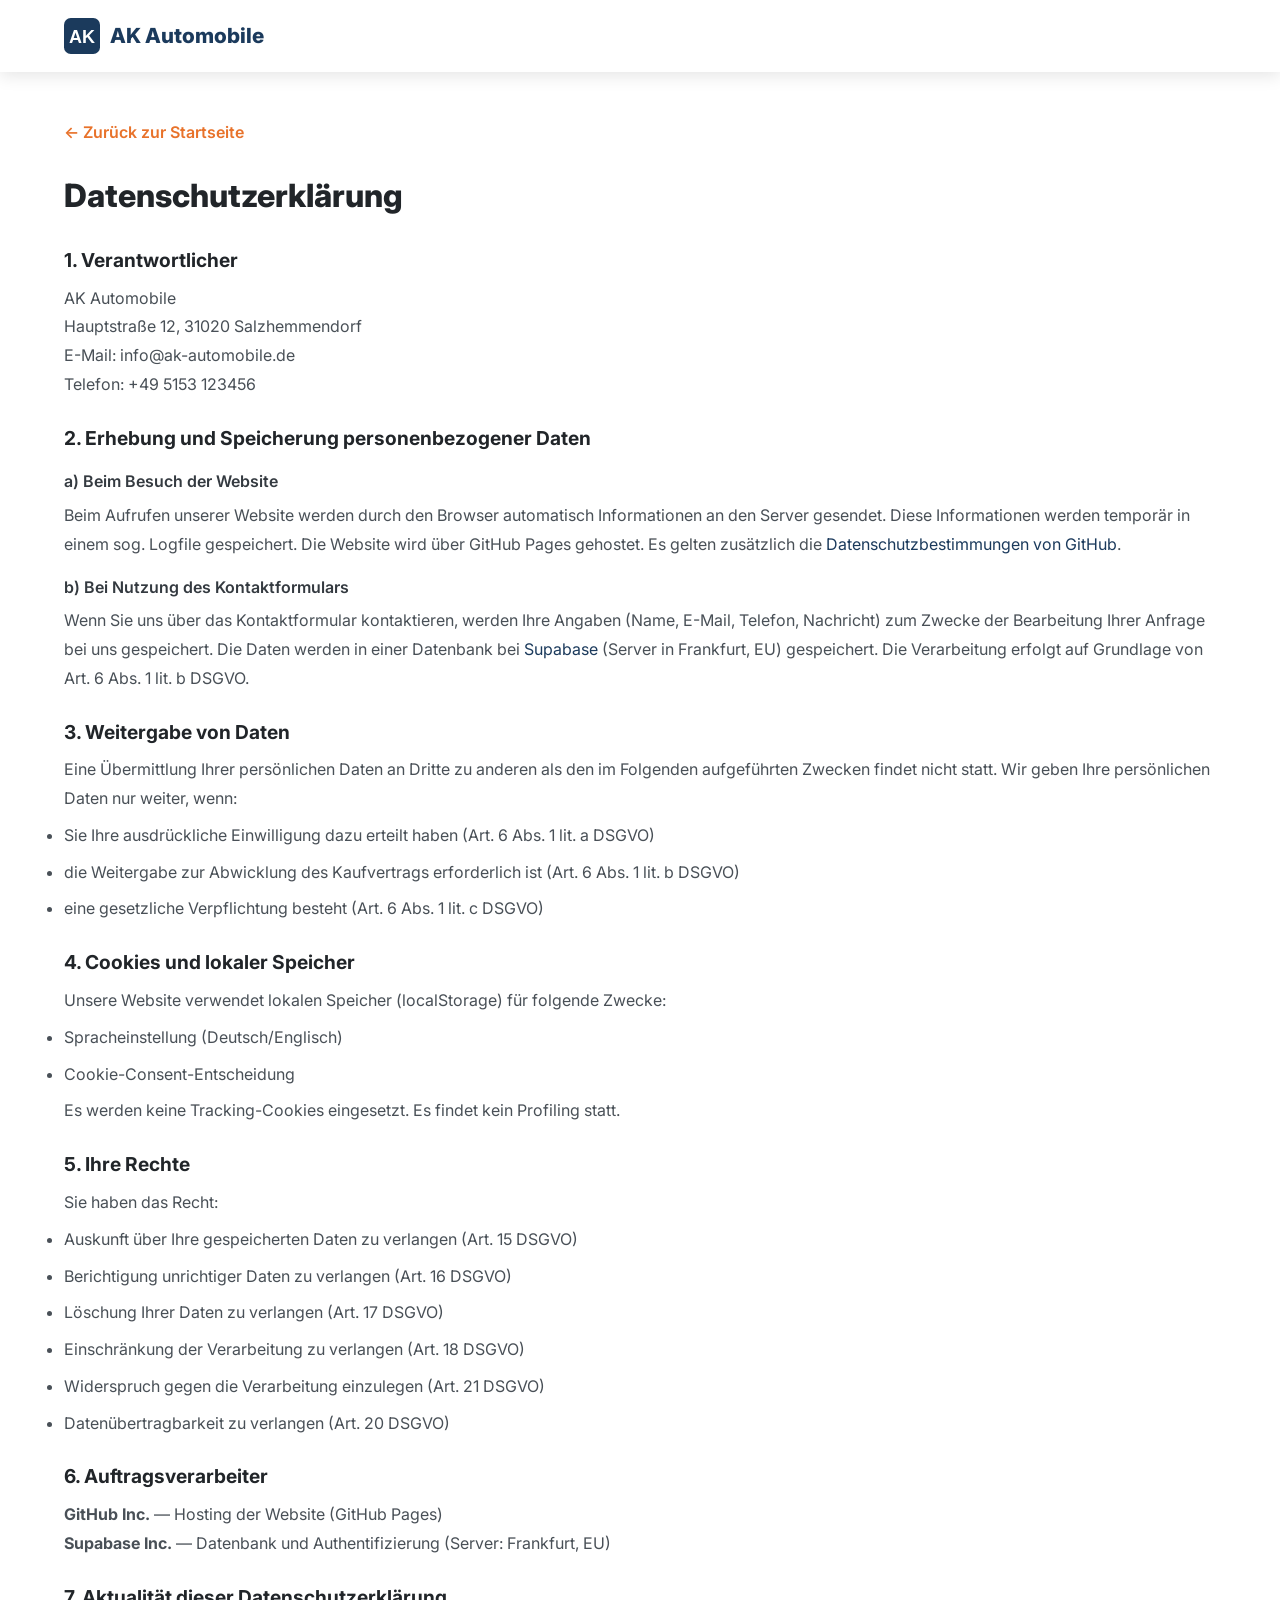
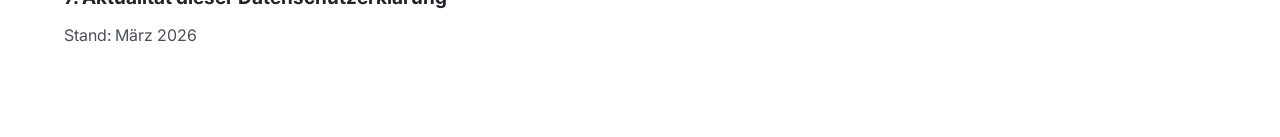
<file: datenschutz.html>
<!DOCTYPE html>
<html lang="de">
<head>
  <meta charset="UTF-8">
  <meta name="viewport" content="width=device-width, initial-scale=1.0">
  <title>Datenschutzerklärung — AK Automobile</title>
  <meta name="robots" content="noindex">
  <link rel="icon" type="image/svg+xml" href="favicon.svg">
  <link rel="preconnect" href="https://fonts.googleapis.com">
  <link rel="preconnect" href="https://fonts.gstatic.com" crossorigin>
  <link href="https://fonts.googleapis.com/css2?family=Inter:wght@400;500;600;700;800&display=swap" rel="stylesheet">
  <link rel="stylesheet" href="css/styles.css">
  <style>
    .legal-page { padding: 120px 0 80px; min-height: 100vh; }
    .legal-page h1 { font-size: 2rem; font-weight: 800; margin-bottom: 24px; color: var(--gray-900); }
    .legal-page h2 { font-size: 1.2rem; font-weight: 700; margin: 24px 0 8px; color: var(--gray-900); }
    .legal-page h3 { font-size: 1rem; font-weight: 600; margin: 16px 0 6px; color: var(--gray-800); }
    .legal-page p, .legal-page li { color: var(--gray-700); line-height: 1.8; margin-bottom: 8px; }
    .legal-back { display: inline-flex; align-items: center; gap: 6px; margin-bottom: 24px; color: var(--accent); font-weight: 600; }
  </style>
</head>
<body>
  <nav class="navbar scrolled" style="box-shadow: var(--shadow-md);">
    <div class="nav-container">
      <a href="index.html" class="nav-logo">
        <img src="favicon.svg" alt="" width="36" height="36">
        AK Automobile
      </a>
    </div>
  </nav>

  <main class="legal-page">
    <div class="container">
      <a href="index.html" class="legal-back">&larr; Zurück zur Startseite</a>

      <h1>Datenschutzerklärung</h1>

      <h2>1. Verantwortlicher</h2>
      <p>
        AK Automobile<br>
        Hauptstraße 12, 31020 Salzhemmendorf<br>
        E-Mail: info@ak-automobile.de<br>
        Telefon: +49 5153 123456
      </p>

      <h2>2. Erhebung und Speicherung personenbezogener Daten</h2>

      <h3>a) Beim Besuch der Website</h3>
      <p>
        Beim Aufrufen unserer Website werden durch den Browser automatisch Informationen
        an den Server gesendet. Diese Informationen werden temporär in einem sog. Logfile
        gespeichert. Die Website wird über GitHub Pages gehostet. Es gelten zusätzlich die
        <a href="https://docs.github.com/de/site-policy/privacy-policies/github-general-privacy-statement" target="_blank">Datenschutzbestimmungen von GitHub</a>.
      </p>

      <h3>b) Bei Nutzung des Kontaktformulars</h3>
      <p>
        Wenn Sie uns über das Kontaktformular kontaktieren, werden Ihre Angaben
        (Name, E-Mail, Telefon, Nachricht) zum Zwecke der Bearbeitung Ihrer Anfrage
        bei uns gespeichert. Die Daten werden in einer Datenbank bei
        <a href="https://supabase.com/privacy" target="_blank">Supabase</a> (Server in Frankfurt, EU)
        gespeichert. Die Verarbeitung erfolgt auf Grundlage von Art. 6 Abs. 1 lit. b DSGVO.
      </p>

      <h2>3. Weitergabe von Daten</h2>
      <p>
        Eine Übermittlung Ihrer persönlichen Daten an Dritte zu anderen als den im Folgenden
        aufgeführten Zwecken findet nicht statt. Wir geben Ihre persönlichen Daten nur weiter, wenn:
      </p>
      <ul>
        <li>Sie Ihre ausdrückliche Einwilligung dazu erteilt haben (Art. 6 Abs. 1 lit. a DSGVO)</li>
        <li>die Weitergabe zur Abwicklung des Kaufvertrags erforderlich ist (Art. 6 Abs. 1 lit. b DSGVO)</li>
        <li>eine gesetzliche Verpflichtung besteht (Art. 6 Abs. 1 lit. c DSGVO)</li>
      </ul>

      <h2>4. Cookies und lokaler Speicher</h2>
      <p>
        Unsere Website verwendet lokalen Speicher (localStorage) für folgende Zwecke:
      </p>
      <ul>
        <li>Spracheinstellung (Deutsch/Englisch)</li>
        <li>Cookie-Consent-Entscheidung</li>
      </ul>
      <p>
        Es werden keine Tracking-Cookies eingesetzt. Es findet kein Profiling statt.
      </p>

      <h2>5. Ihre Rechte</h2>
      <p>Sie haben das Recht:</p>
      <ul>
        <li>Auskunft über Ihre gespeicherten Daten zu verlangen (Art. 15 DSGVO)</li>
        <li>Berichtigung unrichtiger Daten zu verlangen (Art. 16 DSGVO)</li>
        <li>Löschung Ihrer Daten zu verlangen (Art. 17 DSGVO)</li>
        <li>Einschränkung der Verarbeitung zu verlangen (Art. 18 DSGVO)</li>
        <li>Widerspruch gegen die Verarbeitung einzulegen (Art. 21 DSGVO)</li>
        <li>Datenübertragbarkeit zu verlangen (Art. 20 DSGVO)</li>
      </ul>

      <h2>6. Auftragsverarbeiter</h2>
      <p>
        <strong>GitHub Inc.</strong> — Hosting der Website (GitHub Pages)<br>
        <strong>Supabase Inc.</strong> — Datenbank und Authentifizierung (Server: Frankfurt, EU)
      </p>

      <h2>7. Aktualität dieser Datenschutzerklärung</h2>
      <p>Stand: März 2026</p>
    </div>
  </main>
</body>
</html>
</file>
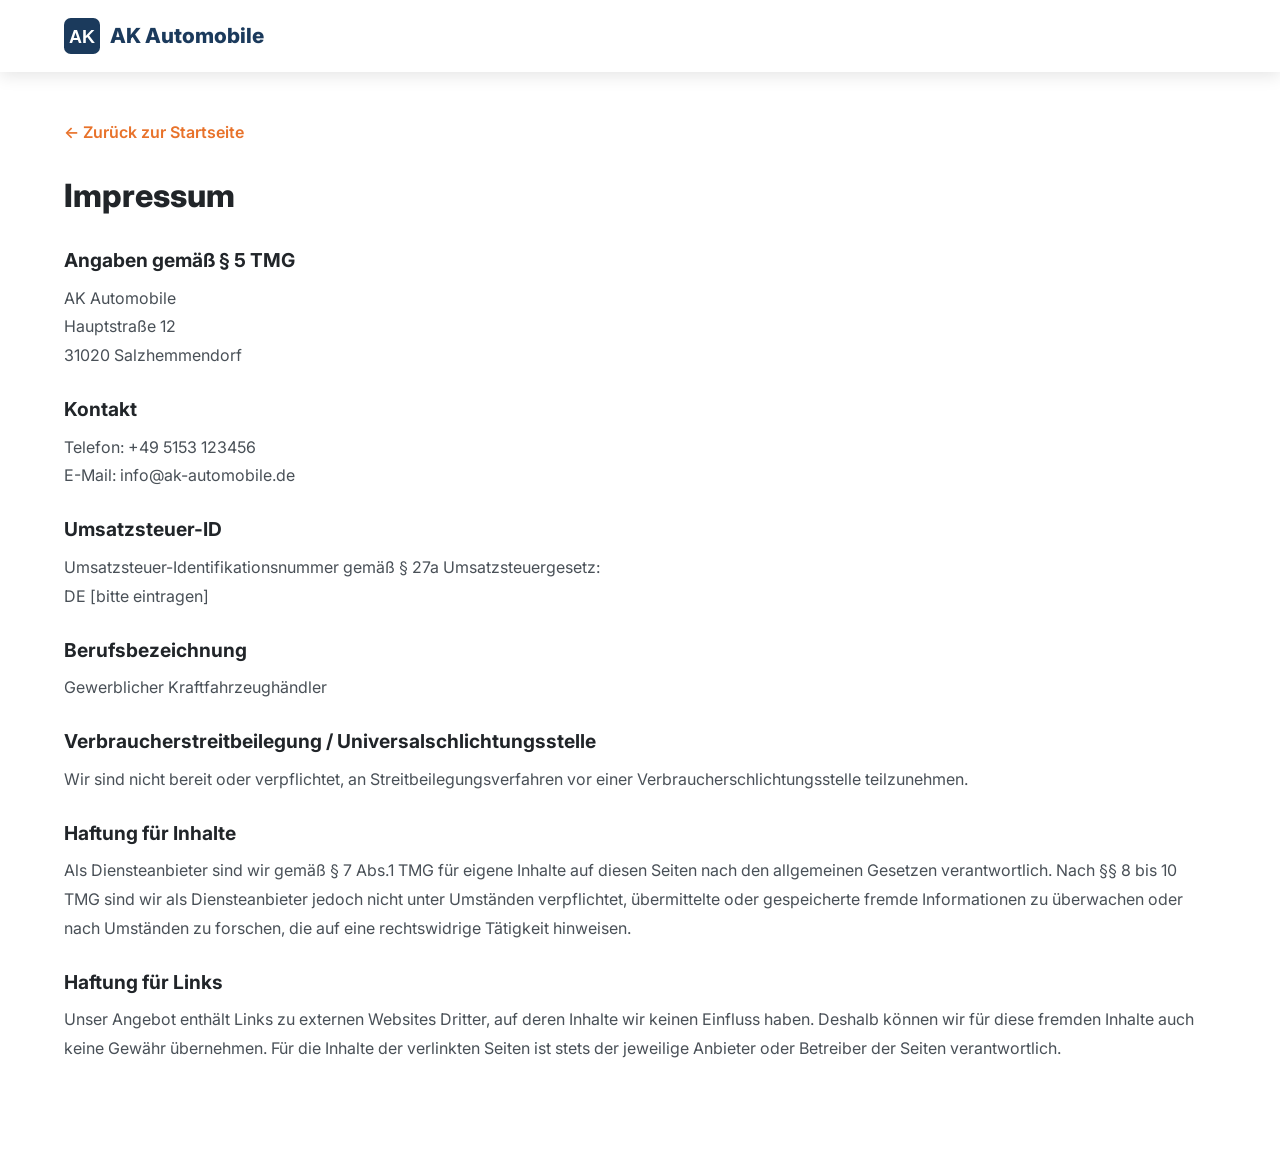
<file: impressum.html>
<!DOCTYPE html>
<html lang="de">
<head>
  <meta charset="UTF-8">
  <meta name="viewport" content="width=device-width, initial-scale=1.0">
  <title>Impressum — AK Automobile</title>
  <meta name="robots" content="noindex">
  <link rel="icon" type="image/svg+xml" href="favicon.svg">
  <link rel="preconnect" href="https://fonts.googleapis.com">
  <link rel="preconnect" href="https://fonts.gstatic.com" crossorigin>
  <link href="https://fonts.googleapis.com/css2?family=Inter:wght@400;500;600;700;800&display=swap" rel="stylesheet">
  <link rel="stylesheet" href="css/styles.css">
  <style>
    .legal-page { padding: 120px 0 80px; min-height: 100vh; }
    .legal-page h1 { font-size: 2rem; font-weight: 800; margin-bottom: 24px; color: var(--gray-900); }
    .legal-page h2 { font-size: 1.2rem; font-weight: 700; margin: 24px 0 8px; color: var(--gray-900); }
    .legal-page p, .legal-page li { color: var(--gray-700); line-height: 1.8; margin-bottom: 8px; }
    .legal-back { display: inline-flex; align-items: center; gap: 6px; margin-bottom: 24px; color: var(--accent); font-weight: 600; }
  </style>
</head>
<body>
  <nav class="navbar scrolled" style="box-shadow: var(--shadow-md);">
    <div class="nav-container">
      <a href="index.html" class="nav-logo">
        <img src="favicon.svg" alt="" width="36" height="36">
        AK Automobile
      </a>
    </div>
  </nav>

  <main class="legal-page">
    <div class="container">
      <a href="index.html" class="legal-back">&larr; Zurück zur Startseite</a>

      <h1>Impressum</h1>

      <h2>Angaben gemäß § 5 TMG</h2>
      <p>
        AK Automobile<br>
        Hauptstraße 12<br>
        31020 Salzhemmendorf
      </p>

      <h2>Kontakt</h2>
      <p>
        Telefon: +49 5153 123456<br>
        E-Mail: info@ak-automobile.de
      </p>

      <h2>Umsatzsteuer-ID</h2>
      <p>
        Umsatzsteuer-Identifikationsnummer gemäß § 27a Umsatzsteuergesetz:<br>
        DE [bitte eintragen]
      </p>

      <h2>Berufsbezeichnung</h2>
      <p>Gewerblicher Kraftfahrzeughändler</p>

      <h2>Verbraucherstreitbeilegung / Universalschlichtungsstelle</h2>
      <p>
        Wir sind nicht bereit oder verpflichtet, an Streitbeilegungsverfahren
        vor einer Verbraucherschlichtungsstelle teilzunehmen.
      </p>

      <h2>Haftung für Inhalte</h2>
      <p>
        Als Diensteanbieter sind wir gemäß § 7 Abs.1 TMG für eigene Inhalte auf diesen
        Seiten nach den allgemeinen Gesetzen verantwortlich. Nach §§ 8 bis 10 TMG sind wir
        als Diensteanbieter jedoch nicht unter Umständen verpflichtet, übermittelte oder
        gespeicherte fremde Informationen zu überwachen oder nach Umständen zu forschen,
        die auf eine rechtswidrige Tätigkeit hinweisen.
      </p>

      <h2>Haftung für Links</h2>
      <p>
        Unser Angebot enthält Links zu externen Websites Dritter, auf deren Inhalte wir
        keinen Einfluss haben. Deshalb können wir für diese fremden Inhalte auch keine
        Gewähr übernehmen. Für die Inhalte der verlinkten Seiten ist stets der jeweilige
        Anbieter oder Betreiber der Seiten verantwortlich.
      </p>
    </div>
  </main>
</body>
</html>
</file>
<file: css/styles.css>
/* ==========================================================================
   AK Automobile — Used Car Dealer Platform
   Clean, trustworthy design system
   ========================================================================== */

/* ---------- CSS Custom Properties ---------- */
:root {
  --primary: #1B3A5C;
  --primary-light: #2A5580;
  --primary-dark: #112840;
  --accent: #E8722A;
  --accent-light: #F09050;
  --accent-dark: #C45E1E;
  --white: #FFFFFF;
  --gray-50: #F8F9FA;
  --gray-100: #F1F3F5;
  --gray-200: #E9ECEF;
  --gray-300: #DEE2E6;
  --gray-400: #CED4DA;
  --gray-500: #ADB5BD;
  --gray-600: #868E96;
  --gray-700: #495057;
  --gray-800: #343A40;
  --gray-900: #212529;
  --green: #2D9F4A;
  --red: #C0392B;

  --font-body: 'Inter', -apple-system, BlinkMacSystemFont, 'Segoe UI', sans-serif;

  --ease-out: cubic-bezier(0.16, 1, 0.3, 1);
  --ease-smooth: cubic-bezier(0.4, 0, 0.2, 1);

  --nav-height: 72px;
  --container-max: 1200px;
  --radius: 12px;
  --radius-sm: 8px;
  --shadow-sm: 0 1px 3px rgba(0,0,0,0.08);
  --shadow-md: 0 4px 16px rgba(0,0,0,0.1);
  --shadow-lg: 0 8px 32px rgba(0,0,0,0.12);
  --shadow-card: 0 2px 12px rgba(0,0,0,0.08);
}

/* ---------- Reset & Base ---------- */
*,
*::before,
*::after {
  margin: 0;
  padding: 0;
  box-sizing: border-box;
}

html {
  scroll-behavior: smooth;
  font-size: 16px;
  -webkit-font-smoothing: antialiased;
}

body {
  font-family: var(--font-body);
  background: var(--white);
  color: var(--gray-800);
  line-height: 1.6;
  overflow-x: hidden;
}

img {
  max-width: 100%;
  height: auto;
  display: block;
}

a {
  color: var(--primary);
  text-decoration: none;
  transition: color 0.2s ease;
}

a:hover {
  color: var(--accent);
}

/* ---------- Accessibility ---------- */
.skip-link {
  position: absolute;
  top: -100%;
  left: 16px;
  background: var(--primary);
  color: var(--white);
  padding: 8px 16px;
  border-radius: var(--radius-sm);
  z-index: 10000;
  font-weight: 600;
}

.skip-link:focus {
  top: 16px;
}

.sr-only {
  position: absolute;
  width: 1px;
  height: 1px;
  padding: 0;
  margin: -1px;
  overflow: hidden;
  clip: rect(0, 0, 0, 0);
  border: 0;
}

:focus-visible {
  outline: 3px solid var(--accent);
  outline-offset: 2px;
}

/* ---------- Utilities ---------- */
.container {
  max-width: var(--container-max);
  margin: 0 auto;
  padding: 0 24px;
}

.text-accent {
  color: var(--accent);
}

.section-tag {
  display: inline-block;
  font-size: 0.8rem;
  font-weight: 700;
  text-transform: uppercase;
  letter-spacing: 2px;
  color: var(--accent);
  margin-bottom: 8px;
}

.section-title {
  font-size: clamp(1.8rem, 4vw, 2.5rem);
  font-weight: 800;
  color: var(--gray-900);
  line-height: 1.2;
  margin-bottom: 12px;
}

.section-subtitle {
  font-size: 1.05rem;
  color: var(--gray-600);
  max-width: 600px;
}

.section-header {
  text-align: center;
  margin-bottom: 48px;
}

.section-header .section-subtitle {
  margin: 0 auto;
}

section {
  padding: 80px 0;
}

/* ---------- Buttons ---------- */
.btn {
  display: inline-flex;
  align-items: center;
  justify-content: center;
  padding: 12px 28px;
  border-radius: var(--radius-sm);
  font-size: 0.95rem;
  font-weight: 600;
  cursor: pointer;
  border: 2px solid transparent;
  transition: all 0.25s var(--ease-smooth);
  gap: 8px;
}

.btn-primary {
  background: var(--accent);
  color: var(--white);
  border-color: var(--accent);
}

.btn-primary:hover {
  background: var(--accent-dark);
  border-color: var(--accent-dark);
  color: var(--white);
  transform: translateY(-2px);
  box-shadow: 0 4px 12px rgba(232, 114, 42, 0.3);
}

.btn-outline {
  background: transparent;
  color: var(--primary);
  border-color: var(--primary);
}

.btn-outline:hover {
  background: var(--primary);
  color: var(--white);
  transform: translateY(-2px);
}

.btn-white {
  background: var(--white);
  color: var(--primary);
  border-color: var(--white);
}

.btn-white:hover {
  background: var(--gray-100);
  transform: translateY(-2px);
}

/* ---------- Scroll Animations ---------- */
.fade-up {
  opacity: 0;
  transform: translateY(24px);
  transition: opacity 0.6s var(--ease-out), transform 0.6s var(--ease-out);
}

.fade-up.visible {
  opacity: 1;
  transform: translateY(0);
}

@media (prefers-reduced-motion: reduce) {
  .fade-up {
    opacity: 1;
    transform: none;
    transition: none;
  }
}

/* ---------- Navigation ---------- */
.navbar {
  position: fixed;
  top: 0;
  left: 0;
  right: 0;
  height: var(--nav-height);
  z-index: 1000;
  background: rgba(255, 255, 255, 0.95);
  backdrop-filter: blur(12px);
  -webkit-backdrop-filter: blur(12px);
  transition: box-shadow 0.3s ease, background 0.3s ease;
}

.navbar.scrolled {
  box-shadow: var(--shadow-md);
}

.nav-container {
  max-width: var(--container-max);
  margin: 0 auto;
  padding: 0 24px;
  height: 100%;
  display: flex;
  align-items: center;
  justify-content: space-between;
}

.nav-logo {
  display: flex;
  align-items: center;
  gap: 10px;
  font-size: 1.3rem;
  font-weight: 800;
  color: var(--primary);
}

.nav-logo img {
  width: 36px;
  height: 36px;
}

.nav-links {
  display: flex;
  list-style: none;
  gap: 4px;
  align-items: center;
}

.nav-link {
  padding: 8px 14px;
  font-size: 0.9rem;
  font-weight: 500;
  color: var(--gray-700);
  border-radius: var(--radius-sm);
  transition: color 0.2s ease, background 0.2s ease;
}

.nav-link:hover,
.nav-link.active {
  color: var(--accent);
  background: rgba(232, 114, 42, 0.06);
}

.nav-actions {
  display: flex;
  align-items: center;
  gap: 8px;
}

.lang-toggle {
  padding: 6px 12px;
  font-size: 0.8rem;
  font-weight: 700;
  color: var(--primary);
  background: var(--gray-100);
  border: none;
  border-radius: var(--radius-sm);
  cursor: pointer;
  transition: background 0.2s ease;
}

.lang-toggle:hover {
  background: var(--gray-200);
}

.nav-toggle {
  display: none;
  flex-direction: column;
  gap: 5px;
  width: 28px;
  cursor: pointer;
  border: none;
  background: none;
  padding: 4px;
}

.nav-toggle span {
  display: block;
  width: 100%;
  height: 2px;
  background: var(--gray-800);
  border-radius: 2px;
  transition: transform 0.3s ease, opacity 0.3s ease;
}

.nav-toggle.active span:nth-child(1) {
  transform: translateY(7px) rotate(45deg);
}

.nav-toggle.active span:nth-child(2) {
  opacity: 0;
}

.nav-toggle.active span:nth-child(3) {
  transform: translateY(-7px) rotate(-45deg);
}

/* ---------- Hero ---------- */
.hero {
  position: relative;
  min-height: 85vh;
  display: flex;
  align-items: center;
  background: linear-gradient(135deg, var(--primary-dark) 0%, var(--primary) 50%, var(--primary-light) 100%);
  padding-top: var(--nav-height);
  overflow: hidden;
}

.hero::after {
  content: '';
  position: absolute;
  bottom: 0;
  left: 0;
  right: 0;
  height: 120px;
  background: linear-gradient(to top, var(--white), transparent);
  z-index: 2;
}

.hero-container {
  max-width: var(--container-max);
  margin: 0 auto;
  padding: 60px 24px;
  display: grid;
  grid-template-columns: 1fr 1fr;
  gap: 48px;
  align-items: center;
  position: relative;
  z-index: 3;
}

.hero-content {
  color: var(--white);
}

.hero-headline {
  font-size: clamp(2rem, 5vw, 3.2rem);
  font-weight: 800;
  line-height: 1.15;
  margin-bottom: 20px;
}

.hero-subline {
  font-size: 1.1rem;
  color: rgba(255, 255, 255, 0.85);
  margin-bottom: 32px;
  max-width: 480px;
  line-height: 1.6;
}

.hero-buttons {
  display: flex;
  gap: 16px;
  margin-bottom: 48px;
  flex-wrap: wrap;
}

.hero-stats {
  display: flex;
  gap: 40px;
}

.hero-stat {
  text-align: left;
}

.hero-stat-number {
  font-size: 2rem;
  font-weight: 800;
  color: var(--accent-light);
}

.hero-stat-label {
  font-size: 0.85rem;
  color: rgba(255, 255, 255, 0.7);
  margin-top: 2px;
}

.hero-image {
  position: relative;
}

.hero-image img {
  width: 100%;
  border-radius: var(--radius);
  box-shadow: 0 20px 60px rgba(0, 0, 0, 0.3);
}

/* ---------- About ---------- */
.about {
  background: var(--white);
}

.about-grid {
  display: grid;
  grid-template-columns: 1fr 1fr;
  gap: 64px;
  align-items: start;
}

.about-text p {
  color: var(--gray-700);
  margin-bottom: 16px;
  line-height: 1.7;
}

.about-values {
  display: grid;
  grid-template-columns: 1fr 1fr;
  gap: 20px;
  margin-top: 32px;
}

.about-value {
  display: flex;
  align-items: center;
  gap: 12px;
  padding: 16px;
  background: var(--gray-50);
  border-radius: var(--radius-sm);
  font-weight: 600;
  color: var(--gray-800);
  font-size: 0.95rem;
}

.about-value-icon {
  width: 40px;
  height: 40px;
  background: var(--accent);
  color: var(--white);
  border-radius: 50%;
  display: flex;
  align-items: center;
  justify-content: center;
  font-size: 1.1rem;
  flex-shrink: 0;
}

.about-image {
  position: relative;
}

.about-image img {
  width: 100%;
  border-radius: var(--radius);
  box-shadow: var(--shadow-lg);
}

.about-badge {
  position: absolute;
  bottom: -20px;
  right: -20px;
  background: var(--accent);
  color: var(--white);
  padding: 20px 24px;
  border-radius: var(--radius);
  text-align: center;
  box-shadow: var(--shadow-lg);
}

.about-badge-number {
  font-size: 2rem;
  font-weight: 800;
  display: block;
}

.about-badge-text {
  font-size: 0.8rem;
  text-transform: uppercase;
  letter-spacing: 1px;
  font-weight: 600;
}

/* ---------- Vehicles ---------- */
.vehicles {
  background: var(--gray-50);
}

.filter-bar {
  display: flex;
  justify-content: center;
  gap: 8px;
  margin-bottom: 40px;
  flex-wrap: wrap;
}

.filter-btn {
  padding: 8px 20px;
  font-size: 0.85rem;
  font-weight: 600;
  color: var(--gray-600);
  background: var(--white);
  border: 1px solid var(--gray-300);
  border-radius: 50px;
  cursor: pointer;
  transition: all 0.2s ease;
}

.filter-btn:hover {
  border-color: var(--accent);
  color: var(--accent);
}

.filter-btn.active {
  background: var(--accent);
  color: var(--white);
  border-color: var(--accent);
}

.vehicles-grid {
  display: grid;
  grid-template-columns: repeat(auto-fill, minmax(320px, 1fr));
  gap: 24px;
}

.vehicle-card {
  background: var(--white);
  border-radius: var(--radius);
  overflow: hidden;
  box-shadow: var(--shadow-card);
  transition: transform 0.3s var(--ease-smooth), box-shadow 0.3s var(--ease-smooth);
  cursor: pointer;
}

.vehicle-card:hover {
  transform: translateY(-4px);
  box-shadow: var(--shadow-lg);
}

.vehicle-card.hidden {
  display: none;
}

.vehicle-card-image {
  position: relative;
  height: 220px;
  overflow: hidden;
  background: var(--gray-200);
}

.vehicle-card-image img {
  width: 100%;
  height: 100%;
  object-fit: cover;
  transition: transform 0.4s var(--ease-smooth), opacity 0.4s ease;
  opacity: 0;
}

.vehicle-card-image img.loaded {
  opacity: 1;
}

.vehicle-card:hover .vehicle-card-image img {
  transform: scale(1.05);
}

.vehicle-badge {
  position: absolute;
  top: 12px;
  left: 12px;
  padding: 4px 12px;
  font-size: 0.75rem;
  font-weight: 700;
  color: var(--white);
  background: var(--accent);
  border-radius: 50px;
  text-transform: uppercase;
  letter-spacing: 0.5px;
}

.vehicle-card-body {
  padding: 20px;
}

.vehicle-card-brand {
  font-size: 0.8rem;
  color: var(--gray-500);
  text-transform: uppercase;
  letter-spacing: 0.5px;
  font-weight: 600;
}

.vehicle-card-name {
  font-size: 1.1rem;
  font-weight: 700;
  color: var(--gray-900);
  margin: 4px 0 12px;
}

.vehicle-card-specs {
  display: flex;
  gap: 16px;
  font-size: 0.82rem;
  color: var(--gray-600);
  margin-bottom: 16px;
  flex-wrap: wrap;
}

.vehicle-card-spec {
  display: flex;
  align-items: center;
  gap: 4px;
}

.vehicle-card-footer {
  display: flex;
  justify-content: space-between;
  align-items: center;
  padding-top: 16px;
  border-top: 1px solid var(--gray-200);
}

.vehicle-card-price {
  font-size: 1.3rem;
  font-weight: 800;
  color: var(--primary);
}

.vehicle-card-btn {
  padding: 8px 18px;
  font-size: 0.85rem;
  font-weight: 600;
  color: var(--accent);
  background: rgba(232, 114, 42, 0.08);
  border: none;
  border-radius: var(--radius-sm);
  cursor: pointer;
  transition: background 0.2s ease, color 0.2s ease;
}

.vehicle-card-btn:hover {
  background: var(--accent);
  color: var(--white);
}

/* ---------- Benefits ---------- */
.benefits {
  background: var(--white);
}

.benefits-grid {
  display: grid;
  grid-template-columns: repeat(3, 1fr);
  gap: 24px;
}

.benefit-card {
  padding: 32px 24px;
  background: var(--gray-50);
  border-radius: var(--radius);
  text-align: center;
  transition: transform 0.3s var(--ease-smooth), box-shadow 0.3s var(--ease-smooth);
}

.benefit-card:hover {
  transform: translateY(-4px);
  box-shadow: var(--shadow-md);
}

.benefit-icon {
  width: 56px;
  height: 56px;
  margin: 0 auto 16px;
  background: var(--accent);
  color: var(--white);
  border-radius: 50%;
  display: flex;
  align-items: center;
  justify-content: center;
  font-size: 1.5rem;
}

.benefit-title {
  font-size: 1.05rem;
  font-weight: 700;
  color: var(--gray-900);
  margin-bottom: 8px;
}

.benefit-desc {
  font-size: 0.9rem;
  color: var(--gray-600);
  line-height: 1.5;
}

/* ---------- Reviews ---------- */
.reviews {
  background: var(--gray-50);
}

.reviews-grid {
  display: grid;
  grid-template-columns: repeat(3, 1fr);
  gap: 24px;
}

.review-card {
  background: var(--white);
  padding: 32px;
  border-radius: var(--radius);
  box-shadow: var(--shadow-card);
  position: relative;
}

.review-stars {
  color: #F5A623;
  font-size: 1.1rem;
  margin-bottom: 16px;
  letter-spacing: 2px;
}

.review-text {
  font-size: 0.95rem;
  color: var(--gray-700);
  line-height: 1.6;
  margin-bottom: 20px;
  font-style: italic;
}

.review-author {
  display: flex;
  align-items: center;
  gap: 12px;
}

.review-avatar {
  width: 44px;
  height: 44px;
  border-radius: 50%;
  background: var(--primary);
  color: var(--white);
  display: flex;
  align-items: center;
  justify-content: center;
  font-weight: 700;
  font-size: 1rem;
}

.review-name {
  font-weight: 700;
  color: var(--gray-900);
  font-size: 0.95rem;
}

.review-car {
  font-size: 0.82rem;
  color: var(--gray-500);
}

/* ---------- Selling Section ---------- */
.selling {
  background: var(--primary);
  color: var(--white);
}

.selling .section-tag {
  color: var(--accent-light);
}

.selling .section-title {
  color: var(--white);
}

.selling .section-subtitle {
  color: rgba(255, 255, 255, 0.8);
}

.selling-text {
  text-align: center;
  max-width: 700px;
  margin: 0 auto 48px;
  color: rgba(255, 255, 255, 0.85);
  font-size: 1.05rem;
  line-height: 1.7;
}

.selling-steps {
  display: grid;
  grid-template-columns: repeat(3, 1fr);
  gap: 32px;
  margin-bottom: 48px;
}

.selling-step {
  text-align: center;
  padding: 24px;
}

.selling-step-icon {
  width: 64px;
  height: 64px;
  margin: 0 auto 16px;
  background: rgba(255, 255, 255, 0.12);
  border-radius: 50%;
  display: flex;
  align-items: center;
  justify-content: center;
  font-size: 1.8rem;
}

.selling-step-title {
  font-size: 1.05rem;
  font-weight: 700;
  margin-bottom: 8px;
}

.selling-step-desc {
  font-size: 0.9rem;
  color: rgba(255, 255, 255, 0.75);
  line-height: 1.5;
}

.selling-cta {
  text-align: center;
}

/* ---------- Contact ---------- */
.contact {
  background: var(--white);
}

.contact-grid {
  display: grid;
  grid-template-columns: 1fr 1.2fr;
  gap: 48px;
}

.contact-info-card {
  display: flex;
  align-items: flex-start;
  gap: 16px;
  margin-bottom: 24px;
}

.contact-info-icon {
  width: 44px;
  height: 44px;
  background: var(--accent);
  color: var(--white);
  border-radius: 50%;
  display: flex;
  align-items: center;
  justify-content: center;
  font-size: 1.1rem;
  flex-shrink: 0;
}

.contact-info-label {
  font-size: 0.82rem;
  color: var(--gray-500);
  text-transform: uppercase;
  letter-spacing: 0.5px;
  font-weight: 600;
}

.contact-info-value {
  font-size: 0.95rem;
  color: var(--gray-800);
  margin-top: 2px;
  font-weight: 500;
}

.contact-map {
  margin-top: 32px;
  border-radius: var(--radius);
  overflow: hidden;
  box-shadow: var(--shadow-sm);
}

.contact-map iframe {
  width: 100%;
  height: 220px;
  border: none;
}

/* ---------- Form ---------- */
.form-group {
  margin-bottom: 20px;
}

.form-label {
  display: block;
  font-size: 0.85rem;
  font-weight: 600;
  color: var(--gray-700);
  margin-bottom: 6px;
}

.form-input {
  width: 100%;
  padding: 12px 16px;
  font-size: 0.95rem;
  font-family: inherit;
  color: var(--gray-800);
  background: var(--gray-50);
  border: 1.5px solid var(--gray-300);
  border-radius: var(--radius-sm);
  transition: border-color 0.2s ease, box-shadow 0.2s ease;
}

.form-input:focus {
  outline: none;
  border-color: var(--accent);
  box-shadow: 0 0 0 3px rgba(232, 114, 42, 0.12);
}

.form-input::placeholder {
  color: var(--gray-500);
}

textarea.form-input {
  resize: vertical;
  min-height: 100px;
}

.form-row {
  display: grid;
  grid-template-columns: 1fr 1fr;
  gap: 16px;
}

.form-disclaimer {
  font-size: 0.8rem;
  color: var(--gray-500);
  margin-top: 12px;
}

.form-honeypot {
  position: absolute;
  left: -9999px;
}

/* ---------- Footer ---------- */
.footer {
  background: var(--gray-900);
  color: rgba(255, 255, 255, 0.75);
  padding: 60px 0 0;
}

.footer-grid {
  display: grid;
  grid-template-columns: 2fr 1fr 1fr 1fr;
  gap: 40px;
  padding-bottom: 40px;
  border-bottom: 1px solid rgba(255, 255, 255, 0.1);
}

.footer-logo {
  display: flex;
  align-items: center;
  gap: 10px;
  font-size: 1.2rem;
  font-weight: 800;
  color: var(--white);
  margin-bottom: 12px;
}

.footer-logo img {
  width: 32px;
  height: 32px;
}

.footer-tagline {
  font-size: 0.9rem;
  color: rgba(255, 255, 255, 0.6);
  margin-bottom: 20px;
}

.footer-col-title {
  font-size: 0.85rem;
  font-weight: 700;
  color: var(--white);
  text-transform: uppercase;
  letter-spacing: 1px;
  margin-bottom: 16px;
}

.footer-links {
  list-style: none;
}

.footer-links li {
  margin-bottom: 8px;
}

.footer-links a {
  font-size: 0.9rem;
  color: rgba(255, 255, 255, 0.6);
  transition: color 0.2s ease;
}

.footer-links a:hover {
  color: var(--accent-light);
}

.footer-bottom {
  display: flex;
  justify-content: space-between;
  align-items: center;
  padding: 20px 0;
  font-size: 0.82rem;
  color: rgba(255, 255, 255, 0.4);
}

/* ---------- Vehicle Modal ---------- */
.modal {
  position: fixed;
  inset: 0;
  z-index: 5000;
  display: flex;
  align-items: center;
  justify-content: center;
  opacity: 0;
  visibility: hidden;
  transition: opacity 0.3s ease, visibility 0.3s ease;
}

.modal.active {
  opacity: 1;
  visibility: visible;
}

.modal-overlay {
  position: absolute;
  inset: 0;
  background: rgba(0, 0, 0, 0.6);
  backdrop-filter: blur(4px);
}

.modal-container {
  position: relative;
  width: 90%;
  max-width: 960px;
  max-height: 90vh;
  background: var(--white);
  border-radius: var(--radius);
  overflow-y: auto;
  box-shadow: 0 20px 60px rgba(0, 0, 0, 0.3);
  z-index: 1;
}

.modal-close {
  position: absolute;
  top: 16px;
  right: 16px;
  width: 36px;
  height: 36px;
  background: var(--gray-100);
  border: none;
  border-radius: 50%;
  font-size: 1.2rem;
  cursor: pointer;
  display: flex;
  align-items: center;
  justify-content: center;
  z-index: 10;
  transition: background 0.2s ease;
}

.modal-close:hover {
  background: var(--gray-200);
}

.modal-body {
  padding: 32px;
}

.modal-layout {
  display: grid;
  grid-template-columns: 1fr 1fr;
  gap: 32px;
}

.modal-gallery-main {
  border-radius: var(--radius-sm);
  overflow: hidden;
  background: var(--gray-100);
}

.modal-main-img {
  width: 100%;
  height: 320px;
  object-fit: cover;
  transition: opacity 0.3s ease;
}

.modal-gallery-thumbs {
  display: flex;
  gap: 8px;
  margin-top: 8px;
}

.modal-thumb {
  width: 64px;
  height: 48px;
  border-radius: 6px;
  overflow: hidden;
  border: 2px solid transparent;
  cursor: pointer;
  background: none;
  padding: 0;
  transition: border-color 0.2s ease;
}

.modal-thumb.active {
  border-color: var(--accent);
}

.modal-thumb img {
  width: 100%;
  height: 100%;
  object-fit: cover;
}

.modal-brand {
  font-size: 0.8rem;
  color: var(--gray-500);
  text-transform: uppercase;
  letter-spacing: 0.5px;
  font-weight: 600;
}

.modal-vehicle-name {
  font-size: 1.5rem;
  font-weight: 800;
  color: var(--gray-900);
  margin: 4px 0 8px;
}

.modal-meta {
  display: flex;
  gap: 16px;
  font-size: 0.85rem;
  color: var(--gray-600);
  margin-bottom: 12px;
}

.modal-price-tag {
  font-size: 1.6rem;
  font-weight: 800;
  color: var(--primary);
  margin-bottom: 16px;
}

.modal-description {
  font-size: 0.92rem;
  color: var(--gray-700);
  line-height: 1.6;
  margin-bottom: 20px;
}

.modal-specs-title {
  font-size: 0.95rem;
  font-weight: 700;
  color: var(--gray-900);
  margin-bottom: 12px;
}

.modal-specs-grid {
  display: grid;
  gap: 8px;
}

.modal-spec-row {
  display: flex;
  justify-content: space-between;
  padding: 8px 12px;
  background: var(--gray-50);
  border-radius: 6px;
  font-size: 0.85rem;
}

.modal-spec-label {
  color: var(--gray-600);
}

.modal-spec-value {
  font-weight: 600;
  color: var(--gray-900);
}

.modal-footer {
  margin-top: 20px;
  display: flex;
  justify-content: flex-end;
}

/* ---------- Cookie Banner ---------- */
.cookie-banner {
  position: fixed;
  bottom: 0;
  left: 0;
  right: 0;
  background: var(--white);
  box-shadow: 0 -4px 24px rgba(0, 0, 0, 0.12);
  z-index: 9999;
  transform: translateY(100%);
  transition: transform 0.5s var(--ease-out);
  border-top: 2px solid var(--accent);
}

.cookie-banner.visible {
  transform: translateY(0);
}

.cookie-content {
  max-width: var(--container-max);
  margin: 0 auto;
  padding: 20px 24px;
  display: flex;
  align-items: center;
  gap: 24px;
}

.cookie-text {
  font-size: 0.88rem;
  color: var(--gray-700);
  flex: 1;
}

.cookie-actions {
  display: flex;
  gap: 8px;
  flex-shrink: 0;
}

.cookie-btn {
  padding: 8px 20px;
  font-size: 0.85rem;
}

/* ---------- Vehicle Card Spec Dots ---------- */
.vehicle-card-spec-dot {
  color: var(--gray-400);
  font-size: 0.7rem;
}

/* ---------- Vehicles Empty State ---------- */
.vehicles-empty {
  text-align: center;
  padding: 48px 24px;
  color: var(--gray-500);
  font-size: 1rem;
}

/* ---------- Back to Top ---------- */
.back-to-top {
  position: fixed;
  bottom: 24px;
  right: 24px;
  width: 44px;
  height: 44px;
  background: var(--primary);
  color: var(--white);
  border: none;
  border-radius: 50%;
  font-size: 1.2rem;
  cursor: pointer;
  z-index: 900;
  opacity: 0;
  visibility: hidden;
  transform: translateY(16px);
  transition: opacity 0.3s ease, visibility 0.3s ease, transform 0.3s ease, background 0.2s ease;
  box-shadow: var(--shadow-md);
}

.back-to-top.visible {
  opacity: 1;
  visibility: visible;
  transform: translateY(0);
}

.back-to-top:hover {
  background: var(--accent);
}

/* ---------- Mobile CTA Bar ---------- */
.mobile-cta {
  display: none;
  position: fixed;
  bottom: 0;
  left: 0;
  right: 0;
  z-index: 800;
  background: var(--white);
  box-shadow: 0 -2px 16px rgba(0, 0, 0, 0.1);
  padding: 10px 16px;
  gap: 8px;
  transform: translateY(100%);
  transition: transform 0.3s var(--ease-out);
}

.mobile-cta.visible {
  transform: translateY(0);
}

.mobile-cta-btn {
  flex: 1;
  display: flex;
  align-items: center;
  justify-content: center;
  gap: 6px;
  padding: 12px;
  border-radius: var(--radius-sm);
  font-size: 0.9rem;
  font-weight: 600;
  text-align: center;
}

.mobile-cta-phone {
  background: var(--primary);
  color: var(--white);
}

.mobile-cta-contact {
  background: var(--accent);
  color: var(--white);
}

/* ---------- WhatsApp Float Button ---------- */
.whatsapp-float {
  position: fixed;
  bottom: 90px;
  right: 24px;
  width: 56px;
  height: 56px;
  background: #25D366;
  border-radius: 50%;
  display: flex;
  align-items: center;
  justify-content: center;
  box-shadow: 0 4px 16px rgba(37, 211, 102, 0.4);
  z-index: 899;
  transition: transform 0.2s ease, box-shadow 0.2s ease;
}

.whatsapp-float:hover {
  transform: scale(1.1);
  box-shadow: 0 6px 24px rgba(37, 211, 102, 0.5);
}

@media (max-width: 768px) {
  .mobile-cta {
    display: flex;
  }

  .back-to-top {
    bottom: 80px;
  }

  .whatsapp-float {
    bottom: 150px;
    right: 16px;
    width: 50px;
    height: 50px;
  }

  .cookie-banner {
    bottom: 60px;
  }
}

/* ---------- About Image Loaded State ---------- */
.about-image img,
.hero-image img {
  opacity: 0;
  transition: opacity 0.5s ease;
}

.about-image img.loaded,
.hero-image img.loaded {
  opacity: 1;
}

/* ---------- Responsive ---------- */
@media (max-width: 1024px) {
  .hero-container {
    grid-template-columns: 1fr;
    text-align: center;
  }

  .hero-subline {
    margin: 0 auto 32px;
  }

  .hero-buttons {
    justify-content: center;
  }

  .hero-stats {
    justify-content: center;
  }

  .hero-image {
    display: none;
  }

  .about-grid {
    grid-template-columns: 1fr;
  }

  .about-image {
    order: -1;
  }

  .benefits-grid {
    grid-template-columns: repeat(2, 1fr);
  }

  .reviews-grid {
    grid-template-columns: repeat(2, 1fr);
  }

  .selling-steps {
    grid-template-columns: repeat(2, 1fr);
  }

  .contact-grid {
    grid-template-columns: 1fr;
  }

  .footer-grid {
    grid-template-columns: 1fr 1fr;
  }

  .modal-layout {
    grid-template-columns: 1fr;
  }

  .modal-main-img {
    height: 240px;
  }
}

@media (max-width: 768px) {
  .nav-links {
    position: fixed;
    top: var(--nav-height);
    left: 0;
    right: 0;
    bottom: 0;
    background: var(--white);
    flex-direction: column;
    padding: 24px;
    gap: 4px;
    transform: translateX(100%);
    transition: transform 0.3s var(--ease-out);
  }

  .nav-links.open {
    transform: translateX(0);
  }

  .nav-toggle {
    display: flex;
  }

  section {
    padding: 60px 0;
  }

  .benefits-grid {
    grid-template-columns: 1fr;
  }

  .reviews-grid {
    grid-template-columns: 1fr;
  }

  .selling-steps {
    grid-template-columns: 1fr;
  }

  .vehicles-grid {
    grid-template-columns: 1fr;
  }

  .form-row {
    grid-template-columns: 1fr;
  }

  .footer-grid {
    grid-template-columns: 1fr;
    gap: 32px;
  }

  .footer-bottom {
    flex-direction: column;
    gap: 8px;
    text-align: center;
  }

  .hero-stats {
    flex-direction: column;
    gap: 16px;
    align-items: center;
  }

  .cookie-content {
    flex-direction: column;
    text-align: center;
  }

  .about-values {
    grid-template-columns: 1fr;
  }

  .modal-body {
    padding: 20px;
  }

  .about-badge {
    position: static;
    margin-top: 16px;
    display: inline-flex;
    gap: 8px;
    align-items: center;
  }
}
</file>
